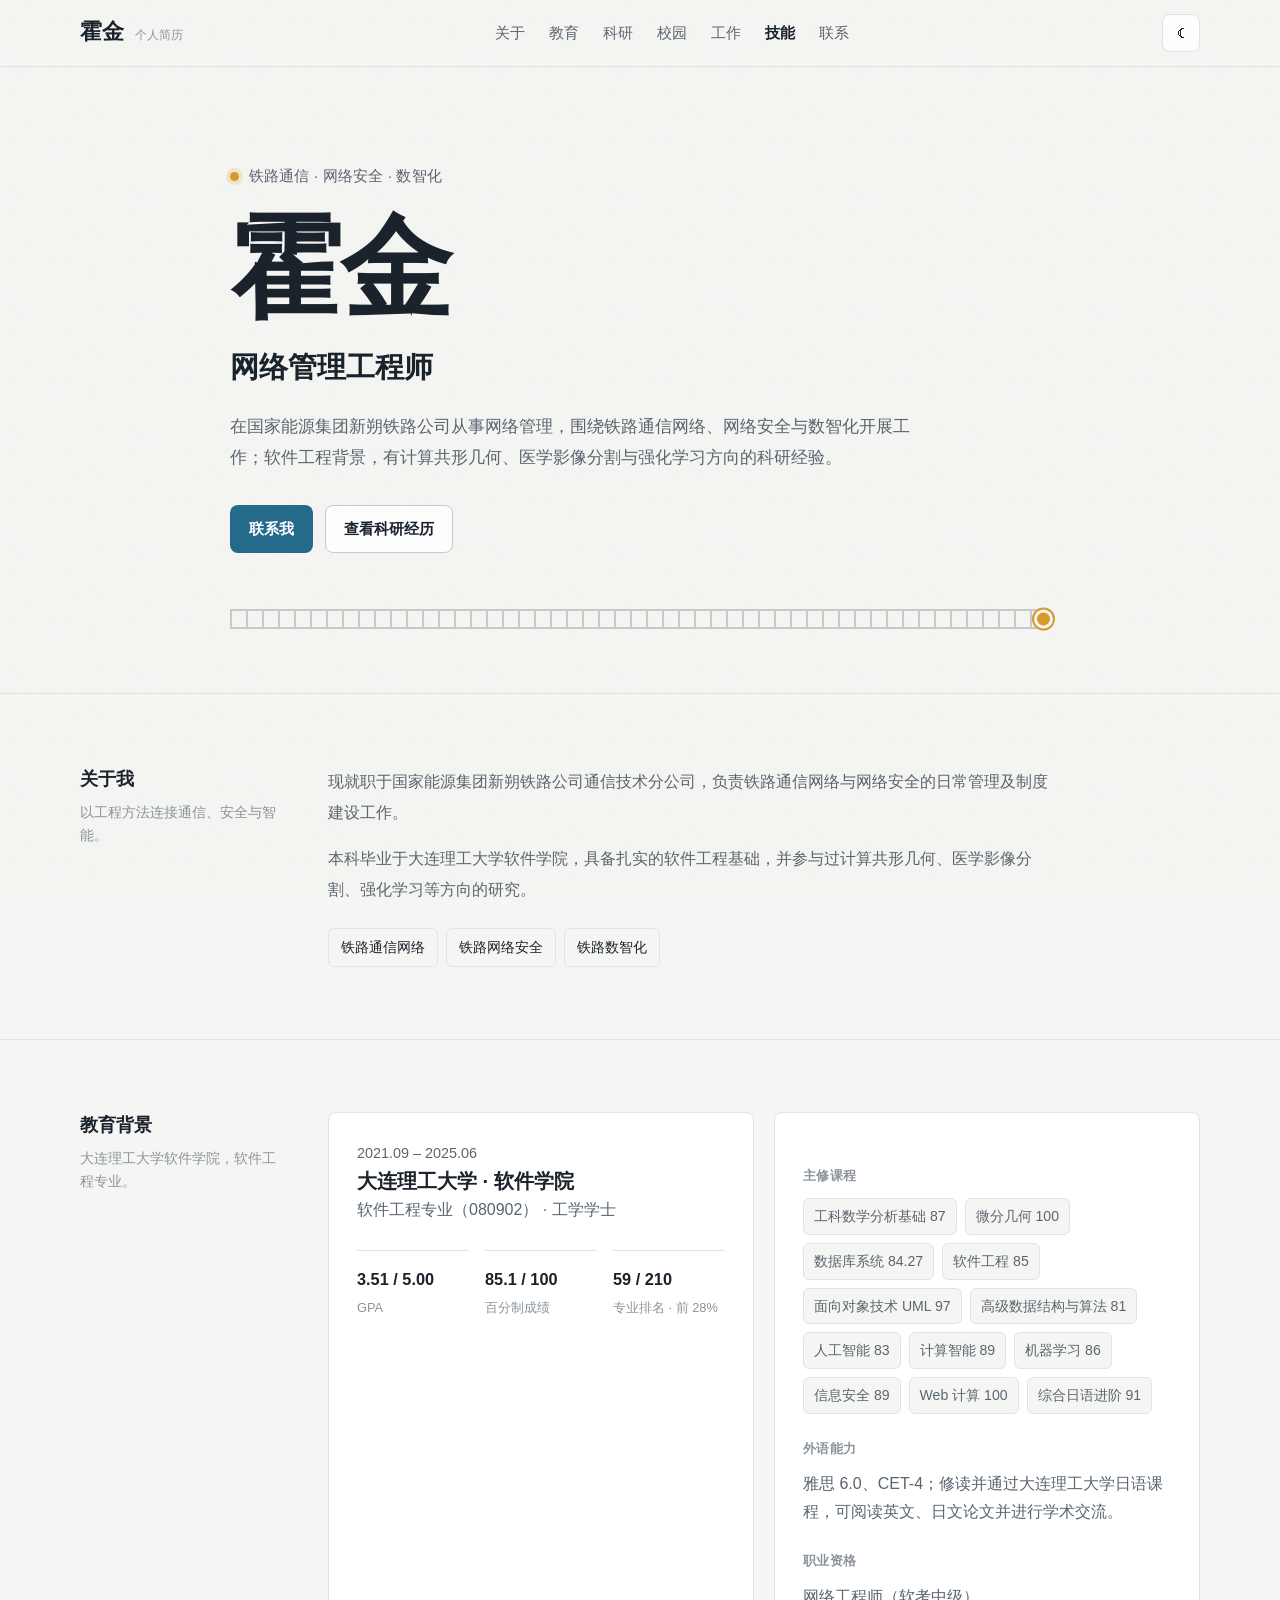
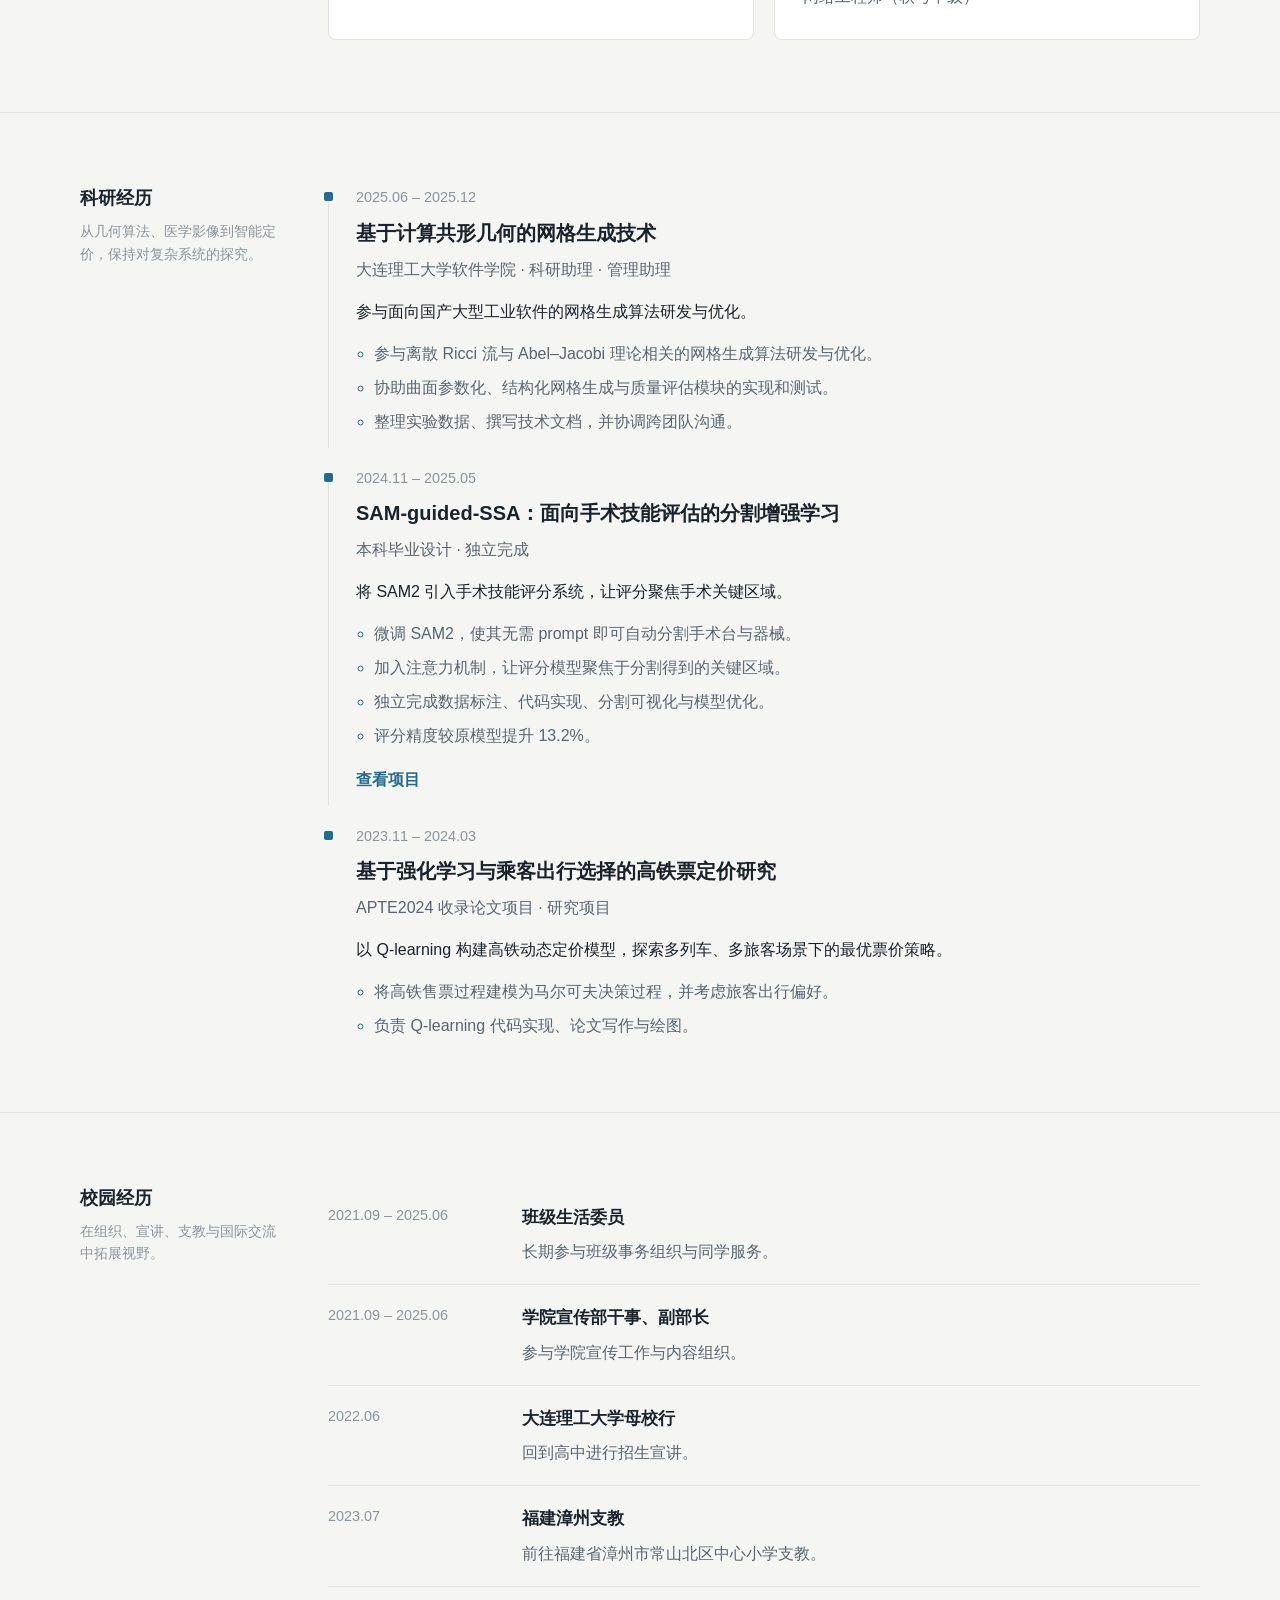
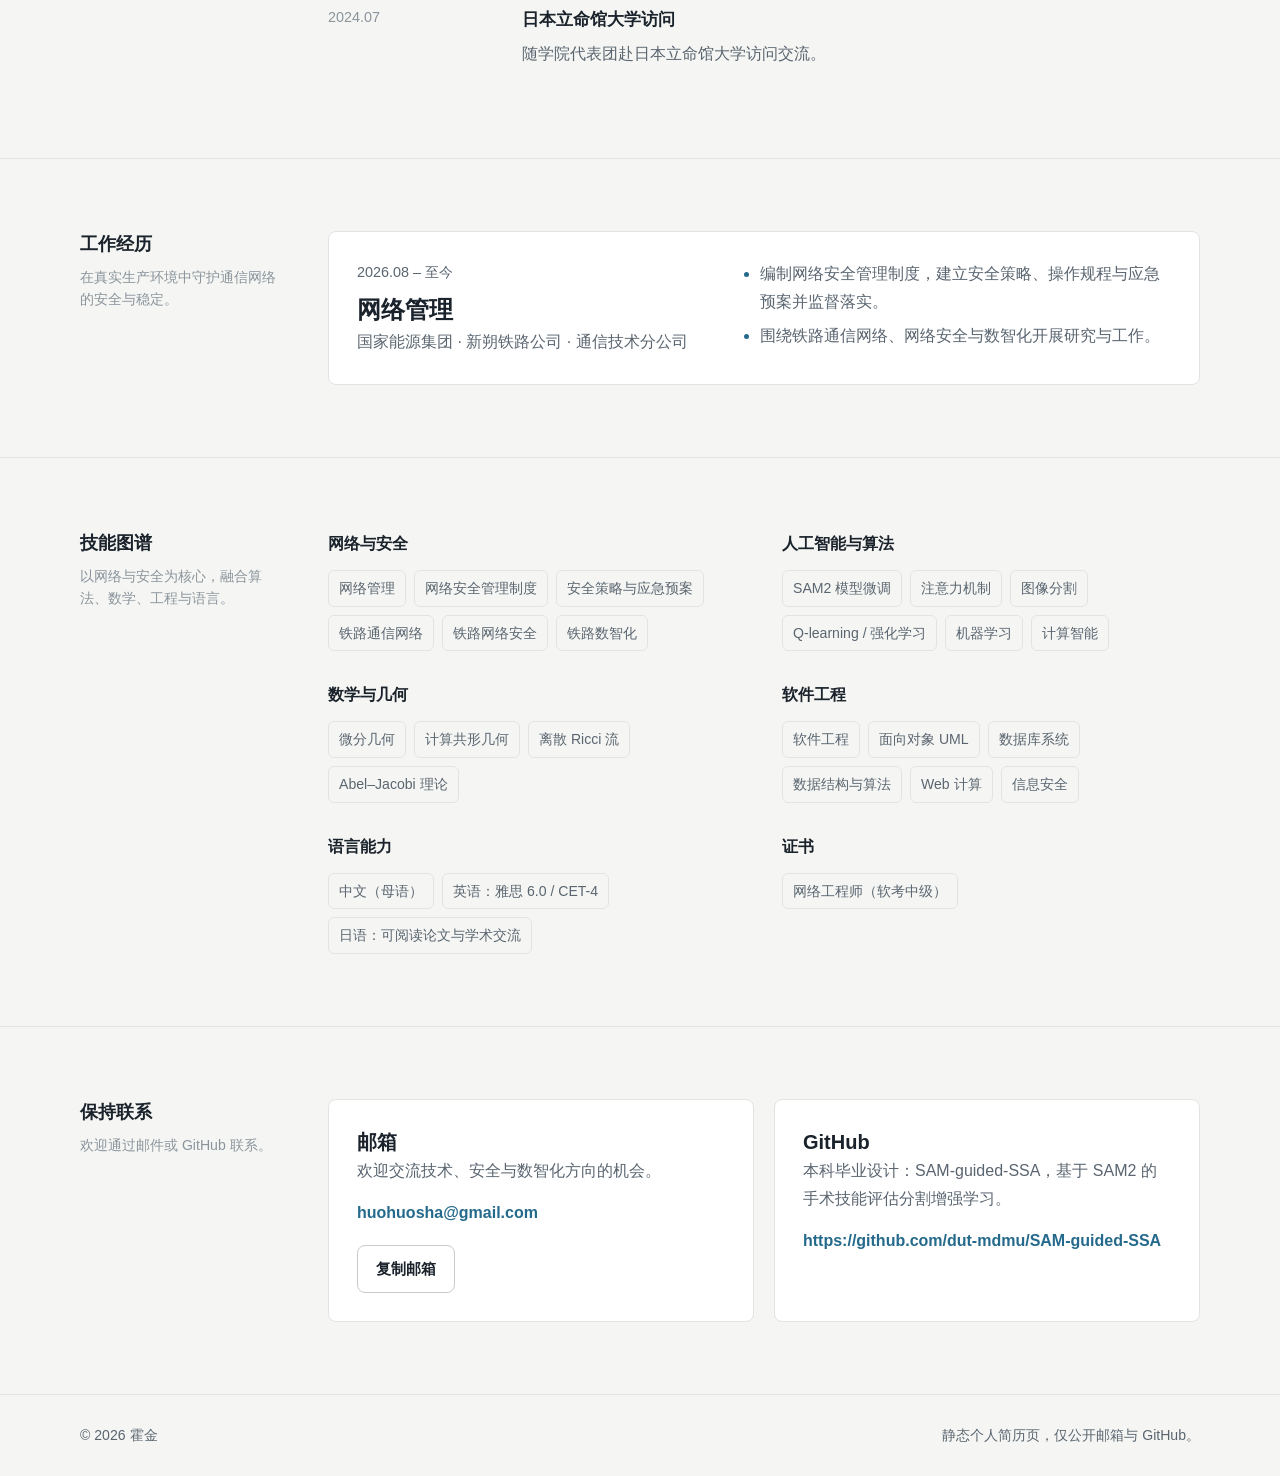
<file: index.html>
<!doctype html>
<html lang="zh-CN" data-theme="light">
  <head>
    <meta charset="utf-8" />
    <meta name="viewport" content="width=device-width, initial-scale=1" />
    <title>霍金 · 网络管理工程师</title>
    <meta
      name="description"
      content="霍金的个人简历。网络管理工程师，软件工程背景，关注铁路通信网络、网络安全与数智化，拥有计算共形几何、医学影像分割与强化学习方向的科研经历。"
    />
    <meta
      name="keywords"
      content="霍金,网络管理工程师,软件工程,铁路网络安全,铁路通信网络,铁路数智化,大连理工大学,简历"
    />
    <meta name="author" content="霍金" />
    <meta name="robots" content="index, follow" />
    <meta name="theme-color" content="#f5f6f3" />

    <link rel="canonical" href="https://HawkingDUT.github.io/" />
    <link rel="stylesheet" href="assets/css/style.css?v=3" />

    <meta property="og:type" content="profile" />
    <meta property="og:locale" content="zh_CN" />
    <meta property="og:site_name" content="霍金 · 个人简历" />
    <meta property="og:title" content="霍金 · 网络管理工程师" />
    <meta
      property="og:description"
      content="网络管理工程师，软件工程背景，关注铁路通信网络、网络安全与数智化。"
    />
    <meta property="og:url" content="https://HawkingDUT.github.io/" />
    <meta property="og:image" content="https://HawkingDUT.github.io/assets/og-image.png" />
    <meta property="og:image:width" content="1200" />
    <meta property="og:image:height" content="630" />
    <meta property="og:image:alt" content="霍金个人简历封面" />

    <meta name="twitter:card" content="summary_large_image" />
    <meta name="twitter:title" content="霍金 · 网络管理工程师" />
    <meta
      name="twitter:description"
      content="网络管理工程师，软件工程背景，关注铁路通信网络、网络安全与数智化。"
    />
    <meta name="twitter:image" content="https://HawkingDUT.github.io/assets/og-image.png" />

    <script type="application/ld+json">
      {
        "@context": "https://schema.org",
        "@type": "Person",
        "name": "霍金",
        "jobTitle": "网络管理工程师",
        "description": "网络管理工程师，软件工程背景，关注铁路通信网络、网络安全与数智化。",
        "email": "mailto:huohuosha@gmail.com",
        "alumniOf": {
          "@type": "CollegeOrUniversity",
          "name": "大连理工大学软件学院"
        },
        "worksFor": {
          "@type": "Organization",
          "name": "国家能源集团新朔铁路公司通信技术分公司"
        },
        "knowsAbout": [
          "铁路通信网络",
          "铁路网络安全",
          "铁路数智化",
          "网络管理",
          "软件工程",
          "计算共形几何",
          "图像分割",
          "强化学习"
        ],
        "sameAs": ["https://github.com/dut-mdmu/SAM-guided-SSA"]
      }
    </script>
  </head>
  <body>
    <a class="skip-link" href="#main-content">跳到主要内容</a>

    <header class="site-header" data-header>
      <a class="brand" href="#hero" aria-label="返回首页">
        <span class="brand-name">霍金</span>
        <span class="brand-tag">个人简历</span>
      </a>

      <button
        class="nav-toggle"
        type="button"
        aria-label="打开导航菜单"
        aria-expanded="false"
        aria-controls="primary-nav"
        data-nav-toggle
      >
        <span></span>
        <span></span>
        <span></span>
      </button>

      <nav class="primary-nav" id="primary-nav" aria-label="主要导航" data-nav>
        <a href="#about">关于</a>
        <a href="#education">教育</a>
        <a href="#research">科研</a>
        <a href="#campus">校园</a>
        <a href="#work">工作</a>
        <a href="#skills">技能</a>
        <a href="#contact">联系</a>
      </nav>

      <div class="toolbar" aria-label="页面设置">
        <button class="icon-button" type="button" aria-label="切换为浅色主题" aria-pressed="false" data-theme-toggle>
          <span class="icon-sun" aria-hidden="true">☀</span>
          <span class="icon-moon" aria-hidden="true">☾</span>
        </button>
      </div>
    </header>

    <main id="main-content">
      <section class="hero" id="hero" aria-labelledby="hero-title">
        <div class="container hero-inner">
          <p class="hero-status"><span class="signal-dot" aria-hidden="true"></span> 铁路通信 · 网络安全 · 数智化</p>
          <h1 id="hero-title" class="hero-name">霍金</h1>
          <p class="hero-role" data-profile-role></p>
          <p class="hero-summary" data-profile-summary></p>
          <div class="hero-actions">
            <a class="button button-primary" href="#contact">联系我</a>
            <a class="button button-secondary" href="#research">查看科研经历</a>
          </div>
          <div class="rail-track" aria-hidden="true"><span class="rail-signal"></span></div>
        </div>
      </section>

      <div id="app">
        <noscript>
          <div class="container noscript-warning">
            <h2>霍金 · 网络管理工程师</h2>
            <p>
              软件工程背景，关注铁路通信网络、网络安全与数智化。请联系
              huohuosha@gmail.com，或访问 https://github.com/dut-mdmu/SAM-guided-SSA。
            </p>
          </div>
        </noscript>
      </div>
    </main>

    <footer class="site-footer">
      <div class="container footer-inner">
        <p>© 2026 霍金</p>
        <p class="footer-note">静态个人简历页，仅公开邮箱与 GitHub。</p>
      </div>
    </footer>

    <div class="toast" role="status" aria-live="polite" data-toast></div>

    <script src="assets/js/resume-data.js?v=3"></script>
    <script src="assets/js/main.js?v=3"></script>
  </body>
</html>
</file>
<file: assets/css/style.css>
:root {
  color-scheme: light;
  --bg: #f5f6f3;
  --bg-raised: #ffffff;
  --text: #1a222b;
  --muted: #5a6570;
  --faint: #8b949c;
  --line: #e1e5e2;
  --line-strong: #c6cdc9;
  --accent: #256a8c;
  --accent-strong: #1d5473;
  --accent-warm: #d99a2b;
  --focus: #256a8c;
  --grain-opacity: 0.04;
  --header-bg: rgba(245, 246, 243, 0.88);
  --font-display: "Noto Serif SC", "Source Han Serif SC", "Songti SC", "STSong", "SimSun", serif;
  --font-body: -apple-system, BlinkMacSystemFont, "Segoe UI", "PingFang SC", "Hiragino Sans GB",
    "Microsoft YaHei", "Noto Sans CJK SC", sans-serif;
}

html[data-theme="dark"] {
  color-scheme: dark;
  --bg: #15191d;
  --bg-raised: #1c2228;
  --text: #ecefed;
  --muted: #a5aeb3;
  --faint: #737d85;
  --line: #2b3238;
  --line-strong: #3c464e;
  --accent: #8cc3de;
  --accent-strong: #b8d9ec;
  --accent-warm: #e4b45c;
  --focus: #8cc3de;
  --grain-opacity: 0.05;
  --header-bg: rgba(21, 25, 29, 0.88);
}

* {
  box-sizing: border-box;
}

html {
  scroll-behavior: smooth;
  scroll-padding-top: 76px;
}

body {
  margin: 0;
  background: var(--bg);
  color: var(--text);
  font-family: var(--font-body);
  font-size: 16px;
  line-height: 1.75;
  -webkit-font-smoothing: antialiased;
  text-rendering: optimizeLegibility;
  overflow-x: hidden;
}

body::after {
  position: fixed;
  inset: 0;
  z-index: 2147483647;
  content: "";
  pointer-events: none;
  opacity: var(--grain-opacity);
  background-image: url("data:image/svg+xml,%3Csvg xmlns='http://www.w3.org/2000/svg' width='120' height='120'%3E%3Cfilter id='n'%3E%3CfeTurbulence type='fractalNoise' baseFrequency='0.8' numOctaves='2' stitchTiles='stitch'/%3E%3C/filter%3E%3Crect width='100%25' height='100%25' filter='url(%23n)'/%3E%3C/svg%3E");
  mix-blend-mode: multiply;
}

html[data-theme="dark"] body::after {
  mix-blend-mode: screen;
}

a {
  color: inherit;
  text-decoration: none;
}

button {
  font: inherit;
}

button,
a {
  -webkit-tap-highlight-color: transparent;
}

:focus-visible {
  outline: 2px solid var(--focus);
  outline-offset: 3px;
  border-radius: 4px;
}

.skip-link {
  position: fixed;
  top: 12px;
  left: 12px;
  z-index: 1000;
  padding: 10px 14px;
  border: 1px solid var(--line-strong);
  border-radius: 8px;
  background: var(--bg-raised);
  color: var(--text);
  transform: translateY(-160%);
  transition: transform 0.2s ease;
}

.skip-link:focus {
  transform: translateY(0);
}

.container {
  width: min(1120px, calc(100% - 40px));
  margin-inline: auto;
}

.site-header {
  position: sticky;
  top: 0;
  z-index: 50;
  display: grid;
  grid-template-columns: auto 1fr auto;
  align-items: center;
  gap: 28px;
  padding: 12px max(24px, calc((100vw - 1120px) / 2));
  border-bottom: 1px solid var(--line);
  background: var(--header-bg);
  backdrop-filter: blur(14px);
}

.brand {
  display: inline-flex;
  align-items: baseline;
  gap: 10px;
}

.brand-name {
  font-family: var(--font-display);
  font-size: 1.35rem;
  font-weight: 700;
  letter-spacing: 0.02em;
  color: var(--text);
}

.brand-tag {
  color: var(--faint);
  font-size: 0.78rem;
}

.primary-nav {
  display: flex;
  justify-content: center;
  gap: 2px;
}

.primary-nav a {
  padding: 8px 11px;
  border-radius: 7px;
  color: var(--muted);
  font-size: 0.94rem;
  transition:
    color 0.18s ease,
    background-color 0.18s ease;
}

.primary-nav a:hover {
  color: var(--text);
  background: var(--bg-raised);
}

.primary-nav a.active {
  color: var(--text);
  font-weight: 600;
}

.toolbar {
  display: flex;
  align-items: center;
}

.icon-button {
  display: grid;
  width: 38px;
  height: 38px;
  place-items: center;
  border: 1px solid var(--line);
  border-radius: 8px;
  background: var(--bg-raised);
  color: var(--text);
  cursor: pointer;
  transition:
    border-color 0.18s ease,
    color 0.18s ease;
}

.icon-button:hover {
  border-color: var(--line-strong);
}

.icon-sun,
.icon-moon {
  display: none;
}

html[data-theme="dark"] .icon-sun {
  display: inline;
}

html[data-theme="light"] .icon-moon {
  display: inline;
}

.nav-toggle {
  display: none;
  width: 38px;
  height: 38px;
  padding: 8px;
  border: 1px solid var(--line);
  border-radius: 8px;
  background: var(--bg-raised);
  cursor: pointer;
}

.nav-toggle span {
  display: block;
  height: 2px;
  margin: 4px 0;
  border-radius: 2px;
  background: var(--text);
  transition:
    transform 0.2s ease,
    opacity 0.2s ease;
}

.nav-toggle[aria-expanded="true"] span:nth-child(1) {
  transform: translateY(6px) rotate(45deg);
}

.nav-toggle[aria-expanded="true"] span:nth-child(2) {
  opacity: 0;
}

.nav-toggle[aria-expanded="true"] span:nth-child(3) {
  transform: translateY(-6px) rotate(-45deg);
}

.hero {
  position: relative;
  padding: 96px 0 64px;
}

.hero-inner {
  max-width: 820px;
}

.hero-status {
  display: flex;
  align-items: center;
  gap: 10px;
  margin: 0;
  color: var(--muted);
  font-size: 0.95rem;
  letter-spacing: 0.01em;
}

.signal-dot {
  width: 9px;
  height: 9px;
  flex: 0 0 auto;
  border-radius: 50%;
  background: var(--accent-warm);
  box-shadow: 0 0 0 4px color-mix(in srgb, var(--accent-warm) 18%, transparent);
}

.hero-name {
  margin: 22px 0 0;
  font-family: var(--font-display);
  font-size: clamp(4rem, 11vw, 7rem);
  font-weight: 600;
  line-height: 1.02;
  letter-spacing: -0.02em;
}

.hero-role {
  margin: 16px 0 0;
  color: var(--text);
  font-size: clamp(1.3rem, 3vw, 1.8rem);
  font-weight: 600;
}

.hero-summary {
  max-width: 680px;
  margin: 18px 0 0;
  color: var(--muted);
  font-size: 1.05rem;
  line-height: 1.85;
}

.hero-actions {
  display: flex;
  flex-wrap: wrap;
  gap: 12px;
  margin-top: 32px;
}

.button {
  display: inline-flex;
  align-items: center;
  justify-content: center;
  min-height: 44px;
  padding: 10px 18px;
  border: 1px solid transparent;
  border-radius: 8px;
  font-weight: 600;
  font-size: 0.95rem;
  cursor: pointer;
  transition:
    background-color 0.18s ease,
    border-color 0.18s ease,
    color 0.18s ease;
}

.button-primary {
  background: var(--accent);
  color: #ffffff;
}

.button-primary:hover {
  background: var(--accent-strong);
}

.button-secondary {
  border-color: var(--line-strong);
  background: var(--bg-raised);
  color: var(--text);
}

.button-secondary:hover {
  border-color: var(--accent);
  color: var(--accent);
}

.rail-track {
  position: relative;
  height: 20px;
  margin-top: 56px;
  border-top: 2px solid var(--line-strong);
  border-bottom: 2px solid var(--line-strong);
  background-image: repeating-linear-gradient(
    90deg,
    var(--line-strong) 0 2px,
    transparent 2px 16px
  );
}

.rail-signal {
  position: absolute;
  top: 50%;
  right: 0;
  width: 13px;
  height: 13px;
  border-radius: 50%;
  background: var(--accent-warm);
  box-shadow:
    0 0 0 3px var(--bg),
    0 0 0 5px var(--accent-warm);
  transform: translateY(-50%);
}

.section {
  padding: 72px 0;
  border-top: 1px solid var(--line);
}

.section-grid {
  display: grid;
  grid-template-columns: 200px minmax(0, 1fr);
  gap: 48px;
  align-items: start;
}

.section-title {
  margin: 0;
  color: var(--text);
  font-size: 1.15rem;
  font-weight: 700;
  line-height: 1.4;
}

.section-lead {
  margin: 9px 0 0;
  color: var(--faint);
  font-size: 0.88rem;
  line-height: 1.6;
}

.section-body {
  min-width: 0;
}

.panel {
  border: 1px solid var(--line);
  border-radius: 8px;
  background: var(--bg-raised);
  padding: 28px;
}

.about-copy {
  max-width: 720px;
}

.about-copy p {
  margin: 0 0 16px;
  color: var(--muted);
  font-size: 1.03rem;
  line-height: 1.85;
}

.about-copy p:last-of-type {
  margin-bottom: 0;
}

.focus-list {
  display: flex;
  flex-wrap: wrap;
  gap: 8px;
  margin: 24px 0 0;
  padding: 0;
  list-style: none;
}

.focus-list li {
  padding: 6px 12px;
  border: 1px solid var(--line);
  border-radius: 6px;
  background: var(--bg);
  color: var(--text);
  font-size: 0.9rem;
}

.education-grid,
.contact-grid {
  display: grid;
  grid-template-columns: 1fr 1fr;
  gap: 20px;
}

.panel h3 {
  margin: 0;
  color: var(--text);
  font-size: 1.25rem;
  line-height: 1.45;
}

.panel h4 {
  margin: 24px 0 10px;
  color: var(--faint);
  font-size: 0.82rem;
  font-weight: 600;
  letter-spacing: 0.02em;
}

.panel p {
  margin: 0;
  color: var(--muted);
}

.period {
  margin: 0;
  color: var(--faint);
  font-size: 0.9rem;
  font-variant-numeric: tabular-nums;
}

.meta {
  margin: 8px 0 0;
  color: var(--muted);
}

.stat-row {
  display: grid;
  grid-template-columns: repeat(3, minmax(0, 1fr));
  gap: 16px;
  margin: 26px 0 0;
}

.stat {
  padding-top: 14px;
  border-top: 1px solid var(--line);
}

.stat strong {
  display: block;
  color: var(--text);
  font-size: 1.02rem;
  font-weight: 650;
  font-variant-numeric: tabular-nums;
}

.stat span {
  display: block;
  margin-top: 4px;
  color: var(--faint);
  font-size: 0.8rem;
}

.chip-list {
  display: flex;
  flex-wrap: wrap;
  gap: 8px;
  margin: 0;
  padding: 0;
  list-style: none;
}

.chip {
  padding: 5px 10px;
  border: 1px solid var(--line);
  border-radius: 6px;
  background: var(--bg);
  color: var(--muted);
  font-size: 0.88rem;
}

.timeline {
  display: grid;
  gap: 30px;
  margin: 0;
  padding: 0;
  list-style: none;
}

.timeline-item {
  position: relative;
  padding-left: 28px;
}

.timeline-item::before {
  position: absolute;
  top: 8px;
  bottom: -12px;
  left: 0;
  width: 1px;
  content: "";
  background: var(--line);
}

.timeline-item:last-child::before {
  display: none;
}

.timeline-marker {
  position: absolute;
  top: 7px;
  left: -4px;
  width: 9px;
  height: 9px;
  border-radius: 2px;
  background: var(--accent);
}

.timeline-content h3 {
  margin: 8px 0 0;
  color: var(--text);
  font-size: 1.25rem;
  line-height: 1.45;
}

.timeline-content .summary {
  margin: 14px 0 0;
  color: var(--text);
}

.plain-list {
  display: grid;
  gap: 6px;
  margin: 14px 0 0;
  padding-left: 18px;
  color: var(--muted);
}

.plain-list li::marker {
  color: var(--accent);
}

.text-link {
  display: inline-block;
  margin-top: 16px;
  color: var(--accent);
  font-weight: 600;
}

.text-link:hover {
  text-decoration: underline;
  text-underline-offset: 3px;
}

.campus-list {
  margin: 0;
  padding: 0;
  list-style: none;
}

.campus-item {
  display: grid;
  grid-template-columns: 170px 1fr;
  gap: 24px;
  padding: 18px 0;
  border-bottom: 1px solid var(--line);
}

.campus-item:last-child {
  border-bottom: 0;
}

.campus-item h3 {
  margin: 0;
  color: var(--text);
  font-size: 1.05rem;
}

.campus-item p {
  margin: 6px 0 0;
  color: var(--muted);
}

.work-panel {
  display: grid;
  grid-template-columns: 0.9fr 1.1fr;
  gap: 34px;
}

.work-head h3 {
  margin-top: 8px;
  font-size: 1.5rem;
}

.work-body .plain-list {
  margin-top: 0;
}

.skills-grid {
  display: grid;
  grid-template-columns: repeat(2, minmax(0, 1fr));
  gap: 30px 36px;
}

.skill-group h3 {
  margin: 0 0 12px;
  color: var(--text);
  font-size: 1rem;
}

.contact-link {
  display: inline-block;
  margin-top: 14px;
  color: var(--accent);
  font-weight: 600;
  overflow-wrap: anywhere;
}

.contact-link:hover {
  text-decoration: underline;
  text-underline-offset: 3px;
}

.copy-button {
  margin-top: 18px;
}

.site-footer {
  border-top: 1px solid var(--line);
  color: var(--muted);
}

.footer-inner {
  display: flex;
  flex-wrap: wrap;
  justify-content: space-between;
  gap: 8px 20px;
  padding-block: 28px;
}

.footer-inner p {
  margin: 0;
  font-size: 0.88rem;
}

.toast {
  position: fixed;
  right: 20px;
  bottom: 20px;
  z-index: 100;
  max-width: min(360px, calc(100% - 40px));
  padding: 12px 16px;
  border-radius: 8px;
  background: var(--text);
  color: var(--bg);
  font-size: 0.9rem;
  opacity: 0;
  pointer-events: none;
  transform: translateY(8px);
  transition:
    opacity 0.2s ease,
    transform 0.2s ease;
}

.toast.is-visible {
  opacity: 1;
  transform: translateY(0);
}

.noscript-warning {
  padding: 40px;
  border: 1px solid var(--line);
  border-radius: 8px;
  background: var(--bg-raised);
}

@media (max-width: 900px) {
  .site-header {
    grid-template-columns: auto 1fr auto;
  }

  .primary-nav {
    position: absolute;
    top: calc(100% + 1px);
    right: 0;
    left: 0;
    display: grid;
    gap: 4px;
    padding: 12px 20px 18px;
    border-bottom: 1px solid var(--line);
    background: var(--bg);
    opacity: 0;
    pointer-events: none;
    transform: translateY(-8px);
    transition:
      opacity 0.2s ease,
      transform 0.2s ease;
  }

  .primary-nav.is-open {
    opacity: 1;
    pointer-events: auto;
    transform: translateY(0);
  }

  .nav-toggle {
    display: block;
    grid-column: 3;
    justify-self: end;
  }

  .toolbar {
    grid-column: 2;
    justify-self: end;
  }

  .section-grid {
    grid-template-columns: 1fr;
    gap: 24px;
  }

  .education-grid,
  .contact-grid,
  .work-panel {
    grid-template-columns: 1fr;
  }
}

@media (max-width: 600px) {
  .container {
    width: min(100% - 28px, 1120px);
  }

  .site-header {
    gap: 10px;
    padding: 10px 14px;
  }

  .brand-tag {
    display: none;
  }

  .hero {
    padding: 72px 0 48px;
  }

  .hero-actions {
    flex-direction: column;
    align-items: stretch;
  }

  .section {
    padding: 56px 0;
  }

  .stat-row {
    grid-template-columns: 1fr;
  }

  .campus-item {
    grid-template-columns: 1fr;
    gap: 8px;
  }

  .skills-grid {
    grid-template-columns: 1fr;
  }

  .footer-inner {
    flex-direction: column;
  }
}

@media (prefers-reduced-motion: reduce) {
  html {
    scroll-behavior: auto;
  }

  *,
  *::before,
  *::after {
    animation-duration: 0.001ms !important;
    animation-iteration-count: 1 !important;
    transition-duration: 0.001ms !important;
  }
}
</file>
